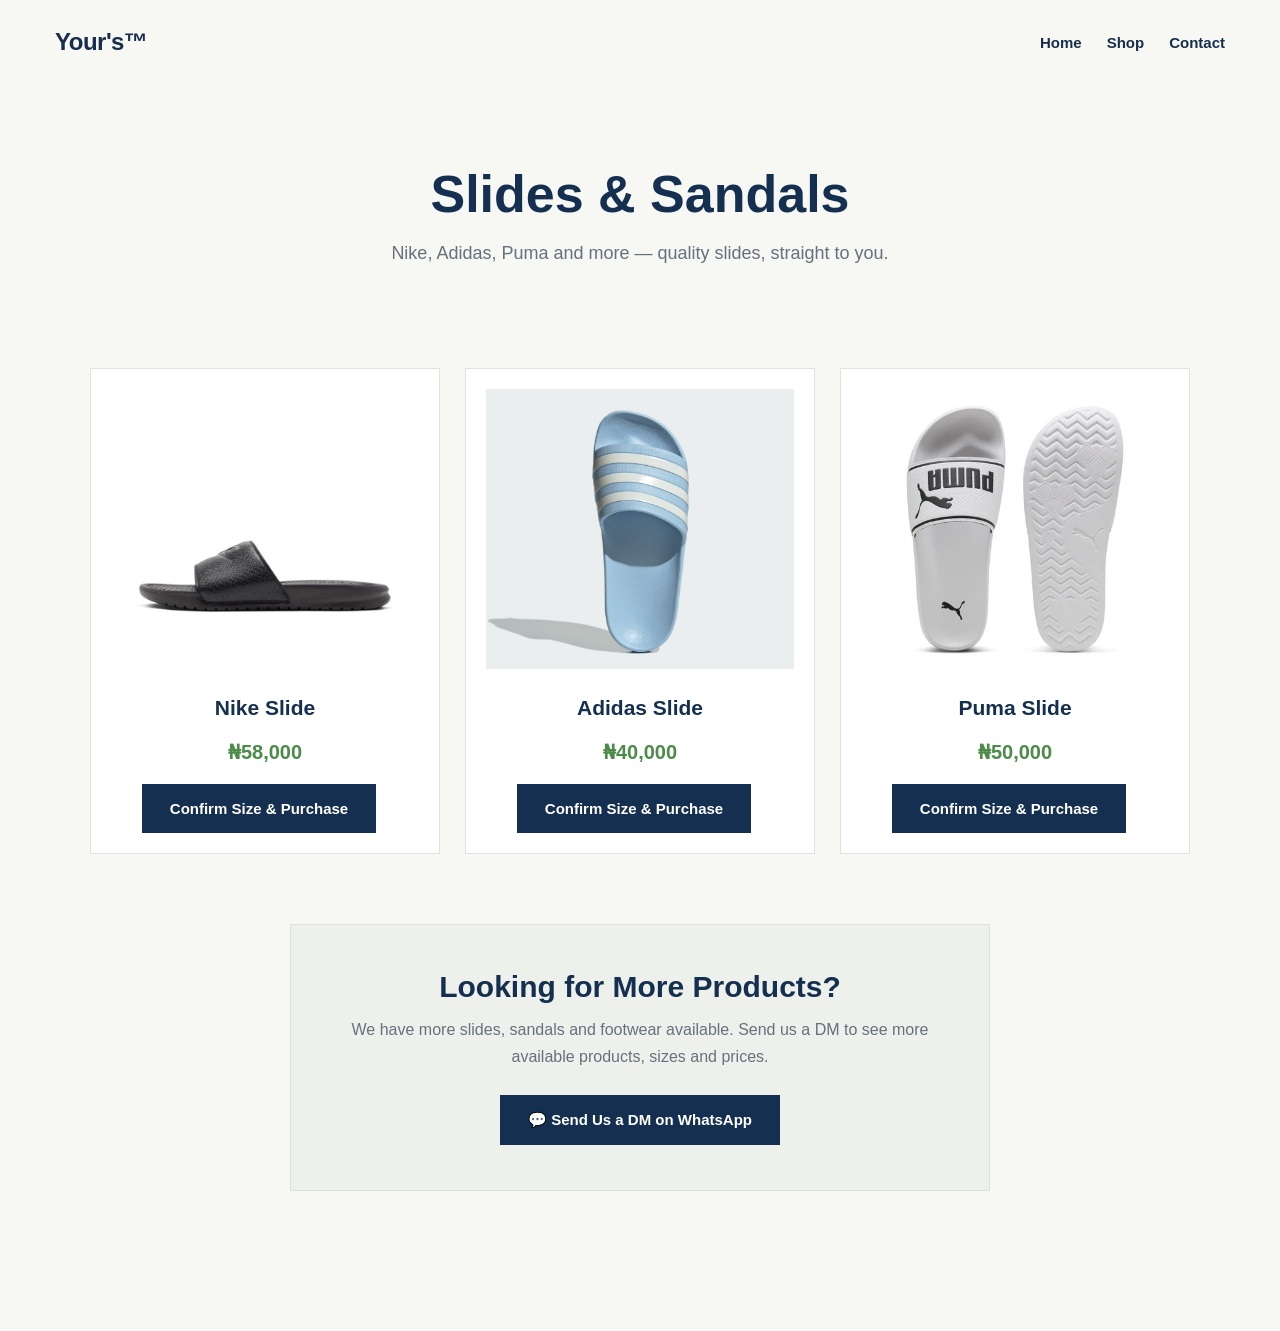
<file: shop.html>
<!DOCTYPE html>
<html>
<head>
    <title>Shop - Joshua</title>
    <link rel="stylesheet" href="style.css">
</head>
<body class="light-theme">
    <nav>
        <div class="logo">Your's™</div>
        <div class="nav-links">
            <a href="index.html">Home</a>
            <a href="shop.html">Shop</a>
            <a href="index.html#contact">Contact</a>
        </div>
    </nav>

    <section id="shop-hero">
        <h1>Slides & Sandals</h1>
        <p>Nike, Adidas, Puma and more — quality slides, straight to you.</p>
    </section>

    <section id="products">
        <div class="product-cards">

            <div class="product-card">
                <img src="nike-slide.jpeg" alt="Nike Slide">
                <h3>Nike Slide</h3>
                <p class="price">₦58,000</p>
                <a href="https://wa.me/2348127814033?text=Hi%2C%20I%27m%20interested%20in%20the%20Nike%20Slide" class="btn btn-primary">Confirm Size & Purchase</a>
            </div>

            <div class="product-card">
                <img src="adidas-slide.jpeg" alt="Adidas Slide">
                <h3>Adidas Slide</h3>
                <p class="price">₦40,000</p>
                <a href="https://wa.me/2348127814033?text=Hi%2C%20I%27m%20interested%20in%20the%20Adidas%20Slide" class="btn btn-primary">Confirm Size & Purchase</a>
            </div>

            <div class="product-card">
                <img src="puma-slide.jpeg" alt="Puma Slide">
                <h3>Puma Slide</h3>
                <p class="price">₦50,000</p>
                <a href="https://wa.me/2348127814033?text=Hi%2C%20I%27m%20interested%20in%20the%20Puma%20Slide" class="btn btn-primary">Confirm Size & Purchase</a>
            </div>

        </div>

        <!-- More Products / WhatsApp CTA -->
        <div class="more-products">
            <h2>Looking for More Products?</h2>
            <p>
                We have more slides, sandals and footwear available.
                Send us a DM to see more available products, sizes and prices.
            </p>

            <a href="https://wa.me/2348127814033?text=Hi%2C%20I%27d%20like%20to%20see%20more%20available%20products"
               class="btn btn-primary"
               target="_blank"
               rel="noopener noreferrer">
                💬 Send Us a DM on WhatsApp
            </a>
        </div>

    </section>
</body>
</html>
</file>
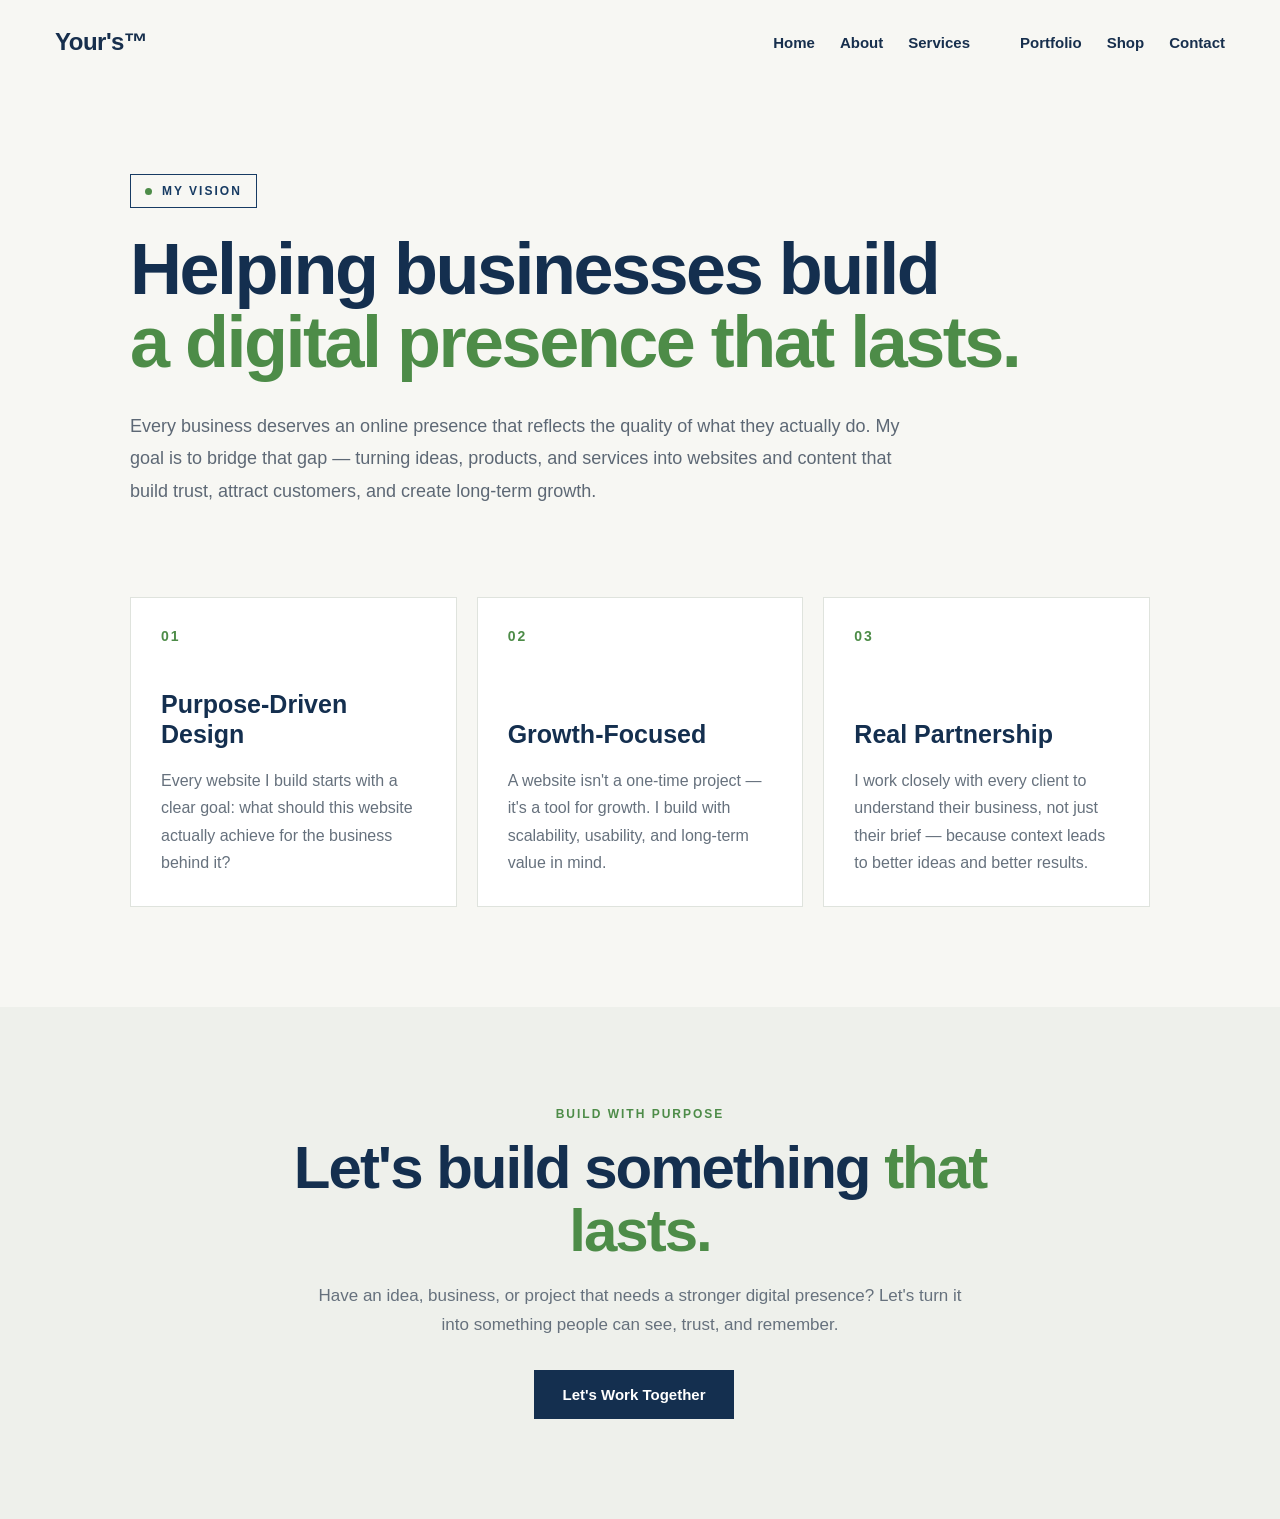
<file: vision.html>
<!DOCTYPE html>
<html>
<head>
    <title>Vision - Joshua's Web Studio</title>
    <link rel="stylesheet" href="style.css">
</head>

<body class="light-theme">

    <nav>
        <div class="logo">Your's™</div>

        <div class="nav-links">
            <a href="index.html#hero">Home</a>
            <a href="index.html#about">About</a>
            <a href="index.html#services">Services</a>
            <a href="vision.html" class=Vision</a>
            <a href="index.html#portfolio">Portfolio</a>
            <a href="shop.html">Shop</a>
            <a href="index.html#contact">Contact</a>
        </div>
    </nav>


    <!-- VISION HERO -->

    <section class="vision-hero">

        <div class="vision-label">
            <span></span>
            MY VISION
        </div>

        <h1>
            Helping businesses build
            <span>a digital presence that lasts.</span>
        </h1>

        <p>
            Every business deserves an online presence that reflects the
            quality of what they actually do. My goal is to bridge that gap —
            turning ideas, products, and services into websites and content
            that build trust, attract customers, and create long-term growth.
        </p>

    </section>


    <!-- VISION PRINCIPLES -->

    <section class="vision-principles">

        <div class="vision-card">

            <div class="vision-number">01</div>

            <div class="vision-card-content">

                <h2>Purpose-Driven Design</h2>

                <p>
                    Every website I build starts with a clear goal:
                    what should this website actually achieve for the
                    business behind it?
                </p>

            </div>

        </div>


        <div class="vision-card">

            <div class="vision-number">02</div>

            <div class="vision-card-content">

                <h2>Growth-Focused</h2>

                <p>
                    A website isn't a one-time project — it's a tool for
                    growth. I build with scalability, usability, and
                    long-term value in mind.
                </p>

            </div>

        </div>


        <div class="vision-card">

            <div class="vision-number">03</div>

            <div class="vision-card-content">

                <h2>Real Partnership</h2>

                <p>
                    I work closely with every client to understand their
                    business, not just their brief — because context leads
                    to better ideas and better results.
                </p>

            </div>

        </div>

    </section>


    <!-- VISION CTA -->

    <section class="vision-cta">

        <p class="vision-cta-label">BUILD WITH PURPOSE</p>

        <h2>
            Let's build something
            <span>that lasts.</span>
        </h2>

        <p>
            Have an idea, business, or project that needs a stronger
            digital presence? Let's turn it into something people can see,
            trust, and remember.
        </p>

        <a href="index.html#contact" class="btn btn-primary">
            Let's Work Together
        </a>

    </section>

</body>
</html>
</file>
<file: style.css>
/* =========================================
   GLOBAL STYLES
========================================= */

* {
    box-sizing: border-box;
}

html {
    scroll-behavior: smooth;
}

body {
    margin: 0;
    font-family: Arial, Helvetica, sans-serif;
    background-color: #f7f7f3;
    color: #172f4d;
    padding: 0;
}


/* =========================================
   NAVIGATION
========================================= */

nav {
    width: 100%;
    max-width: 1250px;
    margin: 0 auto;
    padding: 28px 40px;

    display: flex;
    justify-content: space-between;
    align-items: center;
}

.logo {
    font-size: 24px;
    font-weight: 700;
    color: #172f4d;
    letter-spacing: -0.5px;
}

.nav-links {
    display: flex;
    align-items: center;
    gap: 25px;
}

.nav-links a {
    color: #172f4d;
    text-decoration: none;
    font-size: 15px;
    font-weight: 600;
    transition: color 0.2s ease;
}

.nav-links a:hover {
    color: #4d8c48;
}


/* =========================================
   HERO
========================================= */

#hero {
    min-height: calc(100vh - 90px);

    display: flex;
    align-items: center;

    padding: 60px 40px 90px;

    background-color: #f7f7f3;
}

.hero-content {
    width: 100%;
    max-width: 1250px;

    margin: 0 auto;

    display: grid;
    grid-template-columns: 1fr 0.85fr;
    align-items: center;

    gap: 80px;
}


/* Hero text */

.hero-text {
    max-width: 650px;
}

.hero-label {
    display: inline-flex;
    align-items: center;
    gap: 10px;

    border: 1px solid #173b63;

    padding: 9px 14px;

    margin-bottom: 25px;

    color: #173b63;

    font-size: 12px;
    font-weight: 600;

    letter-spacing: 2px;
}

.hero-label span {
    width: 7px;
    height: 7px;

    display: inline-block;

    background-color: #4d8c48;

    border-radius: 50%;
}


/* Main heading */

#hero h1 {
    margin: 0 0 30px;

    font-size: clamp(48px, 5vw, 76px);
    line-height: 1.02;

    font-weight: 700;

    letter-spacing: -2.5px;

    color: #142f4f;
}

#hero .highlight {
    color: #4d8c48;
}


/* Hero paragraph */

#hero .subtitle {
    max-width: 590px;

    margin: 0 0 35px;

    font-size: 18px;
    line-height: 1.7;

    color: #5d6875;
}


/* =========================================
   BUTTONS
========================================= */

.buttons {
    margin-top: 25px;
}

.btn {
    display: inline-flex;

    align-items: center;
    justify-content: center;

    padding: 15px 27px;

    margin-right: 12px;

    border-radius: 0;

    text-decoration: none;

    font-size: 15px;
    font-weight: 600;

    transition: all 0.25s ease;
}

.btn-primary {
    background-color: #142f4f;

    color: #ffffff;

    border: 1px solid #142f4f;
}

.btn-primary:hover {
    background-color: #4d8c48;

    border-color: #4d8c48;
}

.btn-secondary {
    background-color: transparent;

    color: #142f4f;

    border: 1px solid #142f4f;
}

.btn-secondary:hover {
    background-color: #142f4f;

    color: #ffffff;
}


/* =========================================
   HERO IMAGE
========================================= */

.hero-image {
    width: 100%;
}

.hero-image img {
    display: block;

    width: 100%;
    height: 560px;

    object-fit: cover;

    border-radius: 2px;

    box-shadow:
        0 25px 60px rgba(20, 47, 79, 0.12);
}


/* =========================================
   ABOUT
========================================= */

#about {
    max-width: 1100px;

    margin: 0 auto;

    padding: 100px 40px;
}

#about h2 {
    margin-bottom: 25px;

    font-size: 42px;

    color: #142f4f;
}

#about p {
    max-width: 750px;

    font-size: 18px;

    color: #5d6875;

    line-height: 1.8;
}


/* =========================================
   SERVICES
========================================= */

#services {
    padding: 100px 40px;

    background-color: #eef0eb;
}

#services h2 {
    max-width: 1100px;

    margin: 0 auto 40px;

    font-size: 42px;

    color: #142f4f;
}

.service-cards {
    max-width: 1100px;

    margin: 0 auto;

    display: grid;

    grid-template-columns: repeat(3, 1fr);

    gap: 25px;
}


/* =========================================
   CARDS
========================================= */

.card {
    background-color: #ffffff;

    border: 1px solid #e1e3df;

    border-radius: 2px;

    padding: 25px;

    transition:
        transform 0.25s ease,
        box-shadow 0.25s ease;
}

.card:hover {
    transform: translateY(-5px);

    box-shadow:
        0 15px 35px rgba(20, 47, 79, 0.10);
}

.card img {
    width: 100%;

    height: 190px;

    object-fit: cover;

    border-radius: 2px;

    margin-bottom: 18px;
}

.card h3 {
    margin: 0 0 12px;

    color: #142f4f;

    font-size: 20px;
}

.card p {
    margin: 0;

    color: #66717d;

    font-size: 15px;

    line-height: 1.6;
}


/* =========================================
   PORTFOLIO
========================================= */

#portfolio {
    padding: 100px 40px;

    background-color: #f7f7f3;
}

#portfolio h2 {
    max-width: 1100px;

    margin: 0 auto 40px;

    font-size: 42px;

    color: #142f4f;
}

.portfolio-cards {
    max-width: 1100px;

    margin: 0 auto;

    display: grid;

    grid-template-columns: repeat(3, 1fr);

    gap: 25px;
}


/* =========================================
   CONTACT
========================================= */

#contact {
    padding: 100px 40px;

    text-align: center;

    background-color: #eef0eb;
}

#contact h2 {
    margin: 0 0 15px;

    font-size: 42px;

    color: #142f4f;
}

#contact p {
    margin-bottom: 30px;

    color: #66717d;

    font-size: 18px;
}

.contact-links .btn {
    margin: 5px;
}


/* =========================================
   MORE PRODUCTS / WHATSAPP CTA
========================================= */

.more-products {
    max-width: 700px;

    margin: 70px auto 40px;

    padding: 45px 30px;

    text-align: center;

    background-color: #eef0eb;

    border: 1px solid #dde1da;
}

.more-products h2 {
    margin: 0 0 12px;

    font-size: 30px;

    color: #142f4f;
}

.more-products p {
    margin: 0 0 25px;

    color: #66717d;

    line-height: 1.7;
}

.more-products .btn {
    display: inline-flex;

    margin: 0;
}


/* =========================================
   SHOP PAGE
========================================= */

#shop-hero {
    padding: 80px 40px 50px;

    text-align: center;

    background-color: #f7f7f3;
}

#shop-hero h1 {
    margin: 0 0 15px;

    font-size: 52px;

    color: #142f4f;
}

#shop-hero p {
    margin: 0 auto;

    max-width: 650px;

    color: #66717d;

    font-size: 18px;

    line-height: 1.6;
}

#products {
    padding: 50px 40px 100px;

    background-color: #f7f7f3;
}

.product-cards {
    max-width: 1100px;

    margin: 0 auto;

    display: grid;

    grid-template-columns: repeat(3, 1fr);

    gap: 25px;
}

.product-card {
    background-color: #ffffff;

    border: 1px solid #e1e3df;

    padding: 20px;

    text-align: center;

    transition:
        transform 0.25s ease,
        box-shadow 0.25s ease;
}

.product-card:hover {
    transform: translateY(-5px);

    box-shadow:
        0 15px 35px rgba(20, 47, 79, 0.10);
}

.product-card img {
    width: 100%;

    height: 280px;

    object-fit: cover;

    margin-bottom: 18px;
}

.product-card h3 {
    margin: 5px 0 10px;

    color: #142f4f;

    font-size: 21px;
}

.product-card .price {
    margin-bottom: 20px;

    color: #4d8c48;

    font-size: 20px;

    font-weight: 700;
}


/* =========================================
   RESPONSIVE DESIGN
========================================= */

@media (max-width: 900px) {

    nav {
        padding: 25px 30px;
    }

    .nav-links {
        gap: 15px;
    }

    #hero {
        padding: 60px 30px 80px;
    }

    .hero-content {
        grid-template-columns: 1fr;

        gap: 50px;
    }

    .hero-text {
        max-width: 100%;
    }

    #hero h1 {
        font-size: 55px;
    }

    .hero-image img {
        height: 450px;
    }

    .service-cards,
    .portfolio-cards,
    .product-cards {
        grid-template-columns: 1fr 1fr;
    }

    #about,
    #services,
    #portfolio,
    #contact,
    #products {
        padding-left: 30px;
        padding-right: 30px;
    }
}


/* =========================================
   MOBILE
========================================= */

@media (max-width: 650px) {

    nav {
        flex-direction: column;

        gap: 20px;

        padding: 25px 20px;
    }

    .nav-links {
        flex-wrap: wrap;

        justify-content: center;

        gap: 12px 16px;
    }

    .nav-links a {
        font-size: 14px;
    }

    #hero {
        padding: 50px 20px 70px;
    }

    #hero h1 {
        font-size: 43px;

        letter-spacing: -1.5px;
    }

    #hero .subtitle {
        font-size: 17px;
    }

    .hero-label {
        font-size: 10px;

        letter-spacing: 1.3px;
    }

    .buttons {
        display: flex;

        flex-direction: column;

        gap: 12px;
    }

    .btn {
        width: 100%;

        margin: 0;
    }

    .hero-image img {
        height: 350px;
    }

    #about,
    #services,
    #portfolio,
    #contact,
    #products {
        padding: 70px 20px;
    }

    #about h2,
    #services h2,
    #portfolio h2,
    #contact h2 {
        font-size: 34px;
    }

    .service-cards,
    .portfolio-cards,
    .product-cards {
        grid-template-columns: 1fr;
    }

    #shop-hero {
        padding: 60px 20px 40px;
    }

    #shop-hero h1 {
        font-size: 42px;
    }

    .product-card img {
        height: 300px;
    }

    .more-products {
        margin-top: 50px;

        padding: 35px 20px;
    }
}
/* =========================================
   VISION PAGE
========================================= */

.vision-hero {
    max-width: 1100px;

    margin: 0 auto;

    padding: 90px 40px 70px;
}

.vision-label {
    display: inline-flex;

    align-items: center;

    gap: 10px;

    margin-bottom: 25px;

    padding: 9px 14px;

    border: 1px solid #173b63;

    color: #173b63;

    font-size: 12px;

    font-weight: 600;

    letter-spacing: 2px;
}

.vision-label span {
    width: 7px;

    height: 7px;

    display: inline-block;

    border-radius: 50%;

    background-color: #4d8c48;
}

.vision-hero h1 {
    max-width: 900px;

    margin: 0 0 30px;

    color: #142f4f;

    font-size: clamp(48px, 6vw, 72px);

    line-height: 1.02;

    letter-spacing: -2.5px;
}

.vision-hero h1 span {
    color: #4d8c48;

    display: block;
}

.vision-hero > p {
    max-width: 780px;

    margin: 0;

    color: #5d6875;

    font-size: 18px;

    line-height: 1.8;
}


/* =========================================
   VISION PRINCIPLES
========================================= */

.vision-principles {
    max-width: 1100px;

    margin: 0 auto;

    padding: 20px 40px 100px;

    display: grid;

    grid-template-columns: repeat(3, 1fr);

    gap: 20px;
}

.vision-card {
    min-height: 310px;

    padding: 30px;

    background-color: #ffffff;

    border: 1px solid #dfe3dd;

    display: flex;

    flex-direction: column;

    justify-content: space-between;

    transition:
        transform 0.25s ease,
        box-shadow 0.25s ease;
}

.vision-card:hover {
    transform: translateY(-6px);

    box-shadow:
        0 18px 40px rgba(20, 47, 79, 0.10);
}

.vision-number {
    color: #4d8c48;

    font-size: 14px;

    font-weight: 700;

    letter-spacing: 2px;
}

.vision-card-content h2 {
    margin: 0 0 18px;

    color: #142f4f;

    font-size: 25px;

    line-height: 1.2;
}

.vision-card-content p {
    margin: 0;

    color: #66717d;

    font-size: 16px;

    line-height: 1.7;
}


/* =========================================
   VISION CTA
========================================= */

.vision-cta {
    padding: 100px 40px;

    text-align: center;

    background-color: #eef0eb;
}

.vision-cta-label {
    margin: 0 0 15px;

    color: #4d8c48;

    font-size: 12px;

    font-weight: 700;

    letter-spacing: 2px;
}

.vision-cta h2 {
    max-width: 750px;

    margin: 0 auto 20px;

    color: #142f4f;

    font-size: clamp(40px, 5vw, 60px);

    line-height: 1.05;

    letter-spacing: -2px;
}

.vision-cta h2 span {
    color: #4d8c48;
}

.vision-cta > p:not(.vision-cta-label) {
    max-width: 650px;

    margin: 0 auto 30px;

    color: #66717d;

    font-size: 17px;

    line-height: 1.7;
}


/* =========================================
   VISION MOBILE
========================================= */

@media (max-width: 850px) {

    .vision-hero {
        padding: 70px 30px 50px;
    }

    .vision-principles {
        grid-template-columns: 1fr;

        padding: 20px 30px 70px;
    }

    .vision-card {
        min-height: auto;

        gap: 50px;
    }

}


@media (max-width: 600px) {

    .vision-hero {
        padding: 55px 20px 45px;
    }

    .vision-hero h1 {
        font-size: 43px;

        letter-spacing: -1.5px;
    }

    .vision-hero > p {
        font-size: 17px;
    }

    .vision-principles {
        padding: 20px 20px 60px;
    }

    .vision-card {
        padding: 25px;

        gap: 45px;
    }

    .vision-card-content h2 {
        font-size: 23px;
    }

    .vision-cta {
        padding: 75px 20px;
    }

}
.section-tag {
    display: inline-flex;
    align-items: center;
    gap: 8px;
    border: 1px solid #2dd4bf;
    border-radius: 30px;
    padding: 6px 16px;
    font-size: 13px;
    letter-spacing: 1px;
    text-transform: uppercase;
    color: #2dd4bf;
    margin-bottom: 20px;
}

.section-tag .dot {
    width: 6px;
    height: 6px;
    border-radius: 50%;
    background-color: #2dd4bf;
}
</file>
